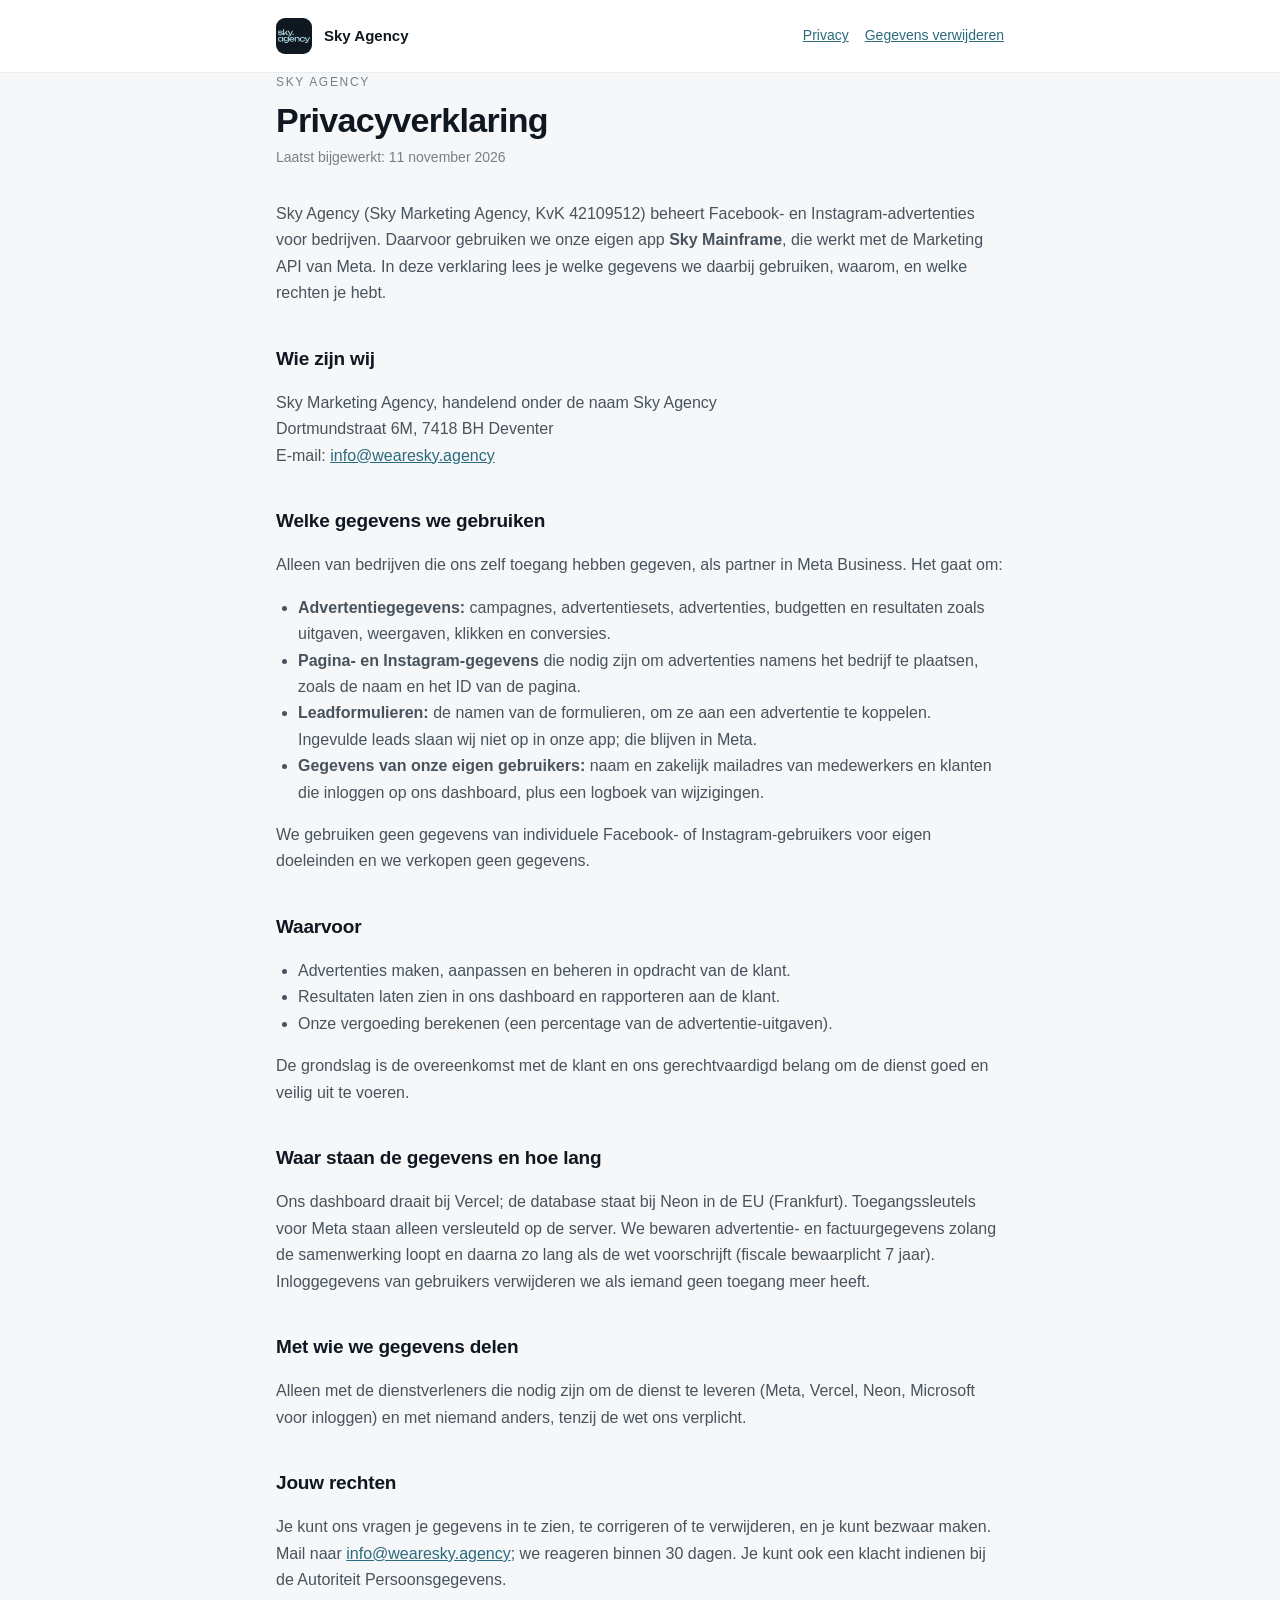
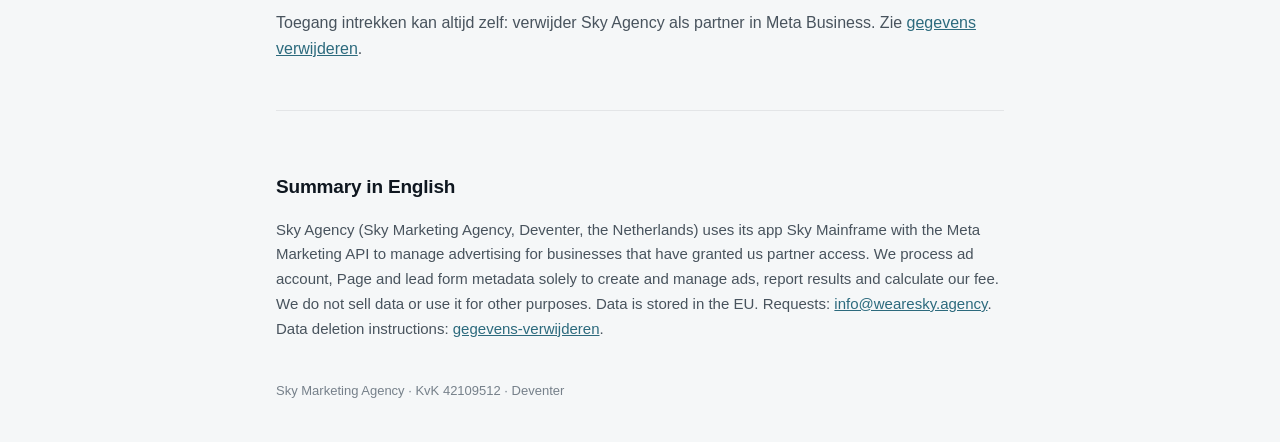
<file: index.html>
<!doctype html>
<html lang="nl">
<head>
<meta charset="utf-8">
<meta name="viewport" content="width=device-width, initial-scale=1">
<title>Privacyverklaring | Sky Agency</title>
<meta name="description" content="Hoe Sky Agency omgaat met gegevens uit Meta-advertentieaccounts van klanten.">
<link rel="icon" href="logo.png">
<link rel="stylesheet" href="style.css">
</head>
<body>
<header><div class="wrap">
  <span class="logo"><img src="logo.png" alt=""></span><strong>Sky Agency</strong>
  <nav><a href="./">Privacy</a><a href="gegevens-verwijderen/">Gegevens verwijderen</a></nav>
</div></header>
<main class="wrap">
  <p class="eyebrow">Sky Agency</p>
  <h1>Privacyverklaring</h1>
  <p class="updated">Laatst bijgewerkt: 11 november 2026</p>

  <p>Sky Agency (Sky Marketing Agency, KvK 42109512) beheert Facebook- en Instagram-advertenties voor bedrijven. Daarvoor gebruiken we onze eigen app <strong>Sky Mainframe</strong>, die werkt met de Marketing API van Meta. In deze verklaring lees je welke gegevens we daarbij gebruiken, waarom, en welke rechten je hebt.</p>

  <h2>Wie zijn wij</h2>
  <p>Sky Marketing Agency, handelend onder de naam Sky Agency<br>Dortmundstraat 6M, 7418 BH Deventer<br>E-mail: <a href="mailto:info@wearesky.agency">info@wearesky.agency</a></p>

  <h2>Welke gegevens we gebruiken</h2>
  <p>Alleen van bedrijven die ons zelf toegang hebben gegeven, als partner in Meta Business. Het gaat om:</p>
  <ul>
    <li><strong>Advertentiegegevens:</strong> campagnes, advertentiesets, advertenties, budgetten en resultaten zoals uitgaven, weergaven, klikken en conversies.</li>
    <li><strong>Pagina- en Instagram-gegevens</strong> die nodig zijn om advertenties namens het bedrijf te plaatsen, zoals de naam en het ID van de pagina.</li>
    <li><strong>Leadformulieren:</strong> de namen van de formulieren, om ze aan een advertentie te koppelen. Ingevulde leads slaan wij niet op in onze app; die blijven in Meta.</li>
    <li><strong>Gegevens van onze eigen gebruikers:</strong> naam en zakelijk mailadres van medewerkers en klanten die inloggen op ons dashboard, plus een logboek van wijzigingen.</li>
  </ul>
  <p>We gebruiken geen gegevens van individuele Facebook- of Instagram-gebruikers voor eigen doeleinden en we verkopen geen gegevens.</p>

  <h2>Waarvoor</h2>
  <ul>
    <li>Advertenties maken, aanpassen en beheren in opdracht van de klant.</li>
    <li>Resultaten laten zien in ons dashboard en rapporteren aan de klant.</li>
    <li>Onze vergoeding berekenen (een percentage van de advertentie-uitgaven).</li>
  </ul>
  <p>De grondslag is de overeenkomst met de klant en ons gerechtvaardigd belang om de dienst goed en veilig uit te voeren.</p>

  <h2>Waar staan de gegevens en hoe lang</h2>
  <p>Ons dashboard draait bij Vercel; de database staat bij Neon in de EU (Frankfurt). Toegangssleutels voor Meta staan alleen versleuteld op de server. We bewaren advertentie- en factuurgegevens zolang de samenwerking loopt en daarna zo lang als de wet voorschrijft (fiscale bewaarplicht 7 jaar). Inloggegevens van gebruikers verwijderen we als iemand geen toegang meer heeft.</p>

  <h2>Met wie we gegevens delen</h2>
  <p>Alleen met de dienstverleners die nodig zijn om de dienst te leveren (Meta, Vercel, Neon, Microsoft voor inloggen) en met niemand anders, tenzij de wet ons verplicht.</p>

  <h2>Jouw rechten</h2>
  <p>Je kunt ons vragen je gegevens in te zien, te corrigeren of te verwijderen, en je kunt bezwaar maken. Mail naar <a href="mailto:info@wearesky.agency">info@wearesky.agency</a>; we reageren binnen 30 dagen. Je kunt ook een klacht indienen bij de Autoriteit Persoonsgegevens.</p>
  <p>Toegang intrekken kan altijd zelf: verwijder Sky Agency als partner in Meta Business. Zie <a href="gegevens-verwijderen/">gegevens verwijderen</a>.</p>

  <section class="en">
    <h2>Summary in English</h2>
    <p>Sky Agency (Sky Marketing Agency, Deventer, the Netherlands) uses its app Sky Mainframe with the Meta Marketing API to manage advertising for businesses that have granted us partner access. We process ad account, Page and lead form metadata solely to create and manage ads, report results and calculate our fee. We do not sell data or use it for other purposes. Data is stored in the EU. Requests: <a href="mailto:info@wearesky.agency">info@wearesky.agency</a>. Data deletion instructions: <a href="gegevens-verwijderen/">gegevens-verwijderen</a>.</p>
  </section>
</main>
<footer><div class="wrap">Sky Marketing Agency · KvK 42109512 · Deventer</div></footer>
</body>
</html>
</file>
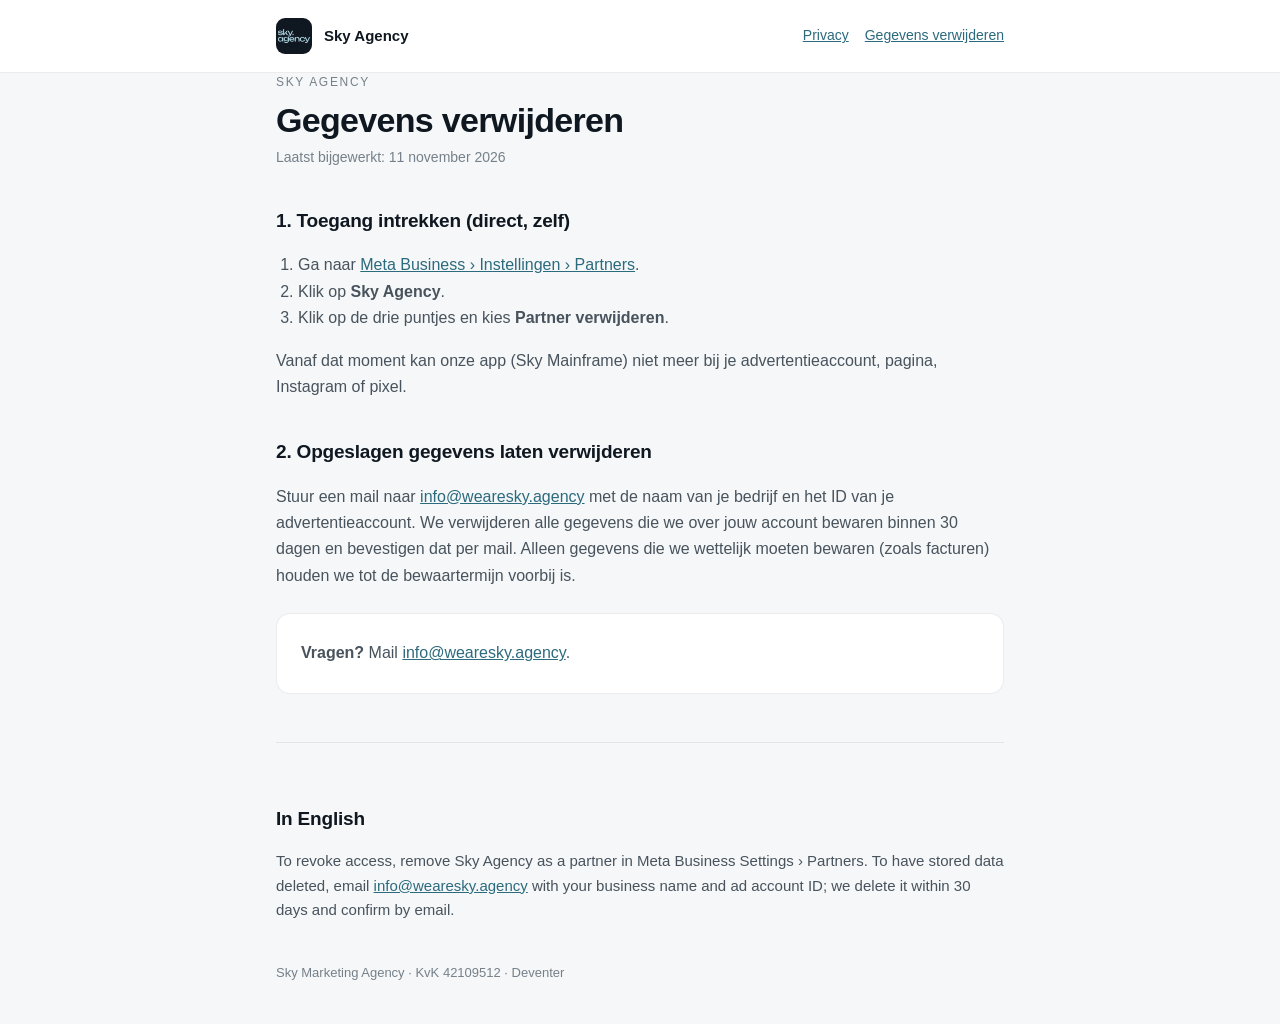
<file: gegevens-verwijderen/index.html>
<!doctype html>
<html lang="nl">
<head>
<meta charset="utf-8">
<meta name="viewport" content="width=device-width, initial-scale=1">
<title>Gegevens verwijderen | Sky Agency</title>
<meta name="description" content="Zo laat je je gegevens verwijderen bij Sky Agency en trek je de toegang tot Meta in.">
<link rel="icon" href="../logo.png">
<link rel="stylesheet" href="../style.css">
</head>
<body>
<header><div class="wrap">
  <span class="logo"><img src="../logo.png" alt=""></span><strong>Sky Agency</strong>
  <nav><a href="../">Privacy</a><a href="./">Gegevens verwijderen</a></nav>
</div></header>
<main class="wrap">
  <p class="eyebrow">Sky Agency</p>
  <h1>Gegevens verwijderen</h1>
  <p class="updated">Laatst bijgewerkt: 11 november 2026</p>

  <h2>1. Toegang intrekken (direct, zelf)</h2>
  <ol>
    <li>Ga naar <a href="https://business.facebook.com/latest/settings/partners" rel="noopener">Meta Business › Instellingen › Partners</a>.</li>
    <li>Klik op <strong>Sky Agency</strong>.</li>
    <li>Klik op de drie puntjes en kies <strong>Partner verwijderen</strong>.</li>
  </ol>
  <p>Vanaf dat moment kan onze app (Sky Mainframe) niet meer bij je advertentieaccount, pagina, Instagram of pixel.</p>

  <h2>2. Opgeslagen gegevens laten verwijderen</h2>
  <p>Stuur een mail naar <a href="mailto:info@wearesky.agency?subject=Gegevens%20verwijderen">info@wearesky.agency</a> met de naam van je bedrijf en het ID van je advertentieaccount. We verwijderen alle gegevens die we over jouw account bewaren binnen 30 dagen en bevestigen dat per mail. Alleen gegevens die we wettelijk moeten bewaren (zoals facturen) houden we tot de bewaartermijn voorbij is.</p>

  <div class="card">
    <p><strong>Vragen?</strong> Mail <a href="mailto:info@wearesky.agency">info@wearesky.agency</a>.</p>
  </div>

  <section class="en">
    <h2>In English</h2>
    <p>To revoke access, remove Sky Agency as a partner in Meta Business Settings › Partners. To have stored data deleted, email <a href="mailto:info@wearesky.agency">info@wearesky.agency</a> with your business name and ad account ID; we delete it within 30 days and confirm by email.</p>
  </section>
</main>
<footer><div class="wrap">Sky Marketing Agency · KvK 42109512 · Deventer</div></footer>
</body>
</html>
</file>
<file: style.css>
:root { --bg:#f5f7f8; --surface:#fff; --line:rgba(16,24,32,.08); --text:#0f1720; --text-2:#48535d; --text-3:#76808a; --ink:#2c6a7d; }
* { box-sizing: border-box; }
body { margin:0; background:var(--bg); color:var(--text); font:16px/1.65 -apple-system, BlinkMacSystemFont, "Segoe UI", Inter, Roboto, sans-serif; -webkit-font-smoothing:antialiased; }
header { background:var(--surface); border-bottom:1px solid var(--line); }
.wrap { max-width:760px; margin:0 auto; padding:0 16px; }
header .wrap { display:flex; align-items:center; gap:12px; padding-top:18px; padding-bottom:18px; }
.logo { width:36px; height:36px; border-radius:9px; background:var(--text); display:grid; place-items:center; }
.logo img { width:32px; height:32px; }
header strong { font-size:15px; }
header nav { margin-left:auto; display:flex; gap:16px; font-size:14px; }
a { color:var(--ink); }
main { padding:48px 0 96px; }
.eyebrow { font-size:12px; letter-spacing:.14em; text-transform:uppercase; color:var(--text-3); margin:0; }
h1 { font-size:34px; line-height:1.15; letter-spacing:-.02em; margin:8px 0 6px; }
.updated { color:var(--text-3); font-size:14px; margin:0 0 32px; }
h2 { font-size:19px; letter-spacing:-.01em; margin:36px 0 8px; }
p, li { color:var(--text-2); }
ul, ol { padding-left:22px; }
.card { background:var(--surface); border:1px solid var(--line); border-radius:14px; padding:20px 24px; margin-top:24px; }
.card p { margin:6px 0; }
.en { margin-top:48px; border-top:1px solid var(--line); padding-top:24px; font-size:15px; }
footer { color:var(--text-3); font-size:13px; padding:24px 0 40px; }
</file>
